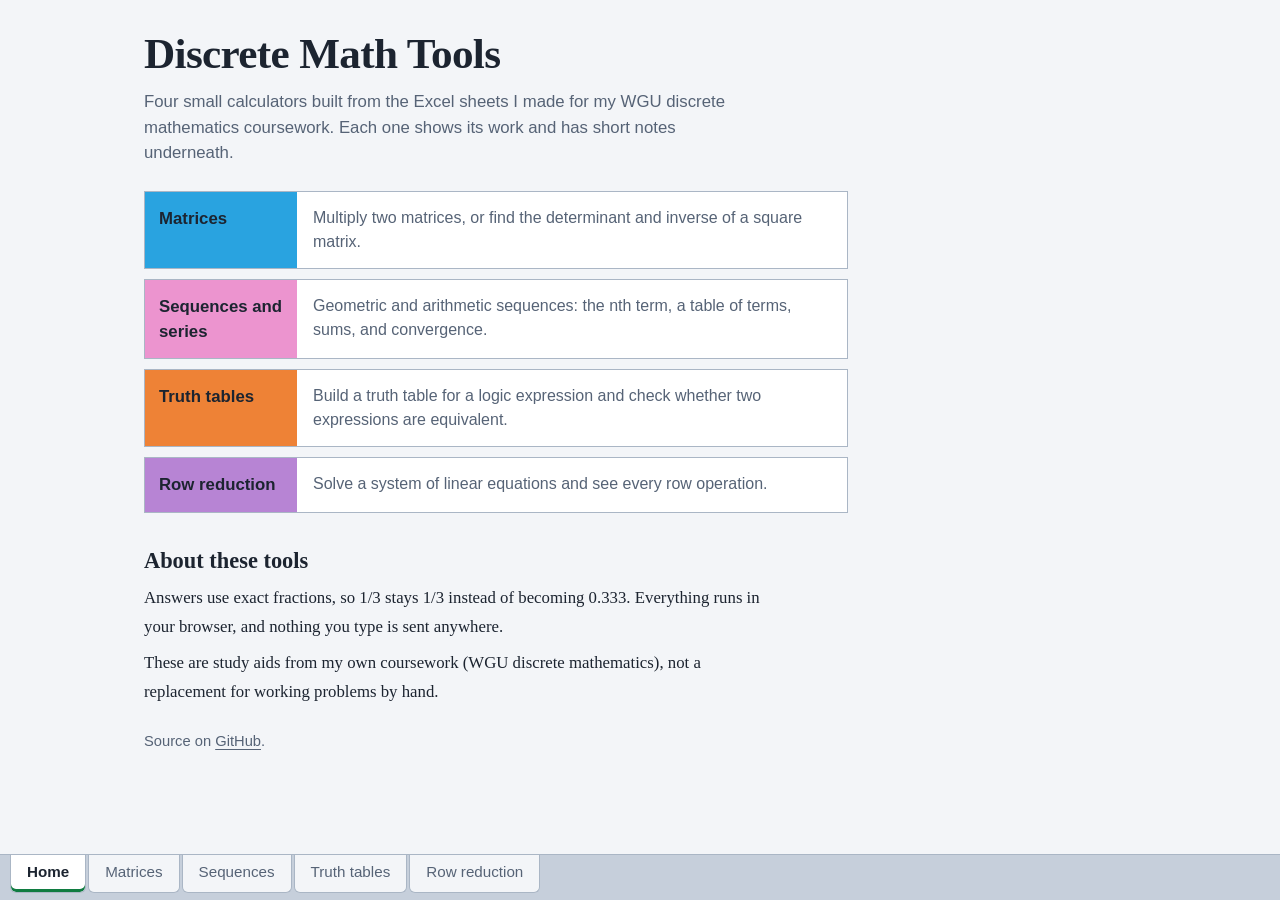
<file: index.html>
<!doctype html>
<html lang="en">
<head>
<meta charset="utf-8">
<meta name="viewport" content="width=device-width, initial-scale=1">
<title>Discrete Math Tools</title>
<meta name="description" content="Small calculators for matrices, sequences, truth tables, and row reduction, built from my WGU discrete mathematics notes.">
<link rel="stylesheet" href="assets/style.css">
</head>
<body style="--accent: var(--focus)">
<main>
  <h1>Discrete Math Tools</h1>
  <p class="lede">Four small calculators built from the Excel sheets I made for my WGU discrete mathematics coursework. Each one shows its work and has short notes underneath.</p>

  <ul class="tools">
    <li><a href="matrices.html" style="--head: var(--a-head)"><span class="name">Matrices</span><span class="what">Multiply two matrices, or find the determinant and inverse of a square matrix.</span></a></li>
    <li><a href="sequences.html" style="--head: var(--p-head)"><span class="name">Sequences and series</span><span class="what">Geometric and arithmetic sequences: the nth term, a table of terms, sums, and convergence.</span></a></li>
    <li><a href="truth-tables.html" style="--head: var(--o-head)"><span class="name">Truth tables</span><span class="what">Build a truth table for a logic expression and check whether two expressions are equivalent.</span></a></li>
    <li><a href="row-reduction.html" style="--head: var(--u-head)"><span class="name">Row reduction</span><span class="what">Solve a system of linear equations and see every row operation.</span></a></li>
  </ul>

  <h2>About these tools</h2>
  <div class="notes">
    <p>Answers use exact fractions, so 1/3 stays 1/3 instead of becoming 0.333. Everything runs in your browser, and nothing you type is sent anywhere.</p>
    <p>These are study aids from my own coursework (WGU discrete mathematics), not a replacement for working problems by hand.</p>
  </div>
</main>
<footer>Source on <a href="https://github.com/tweevilly/Discrete_Math_Tools">GitHub</a>.</footer>
<nav id="tabs"></nav>
<script src="assets/fraction.js"></script>
<script src="assets/ui.js"></script>
<script>DM.ui.tabs('home');</script>
</body>
</html>
</file>
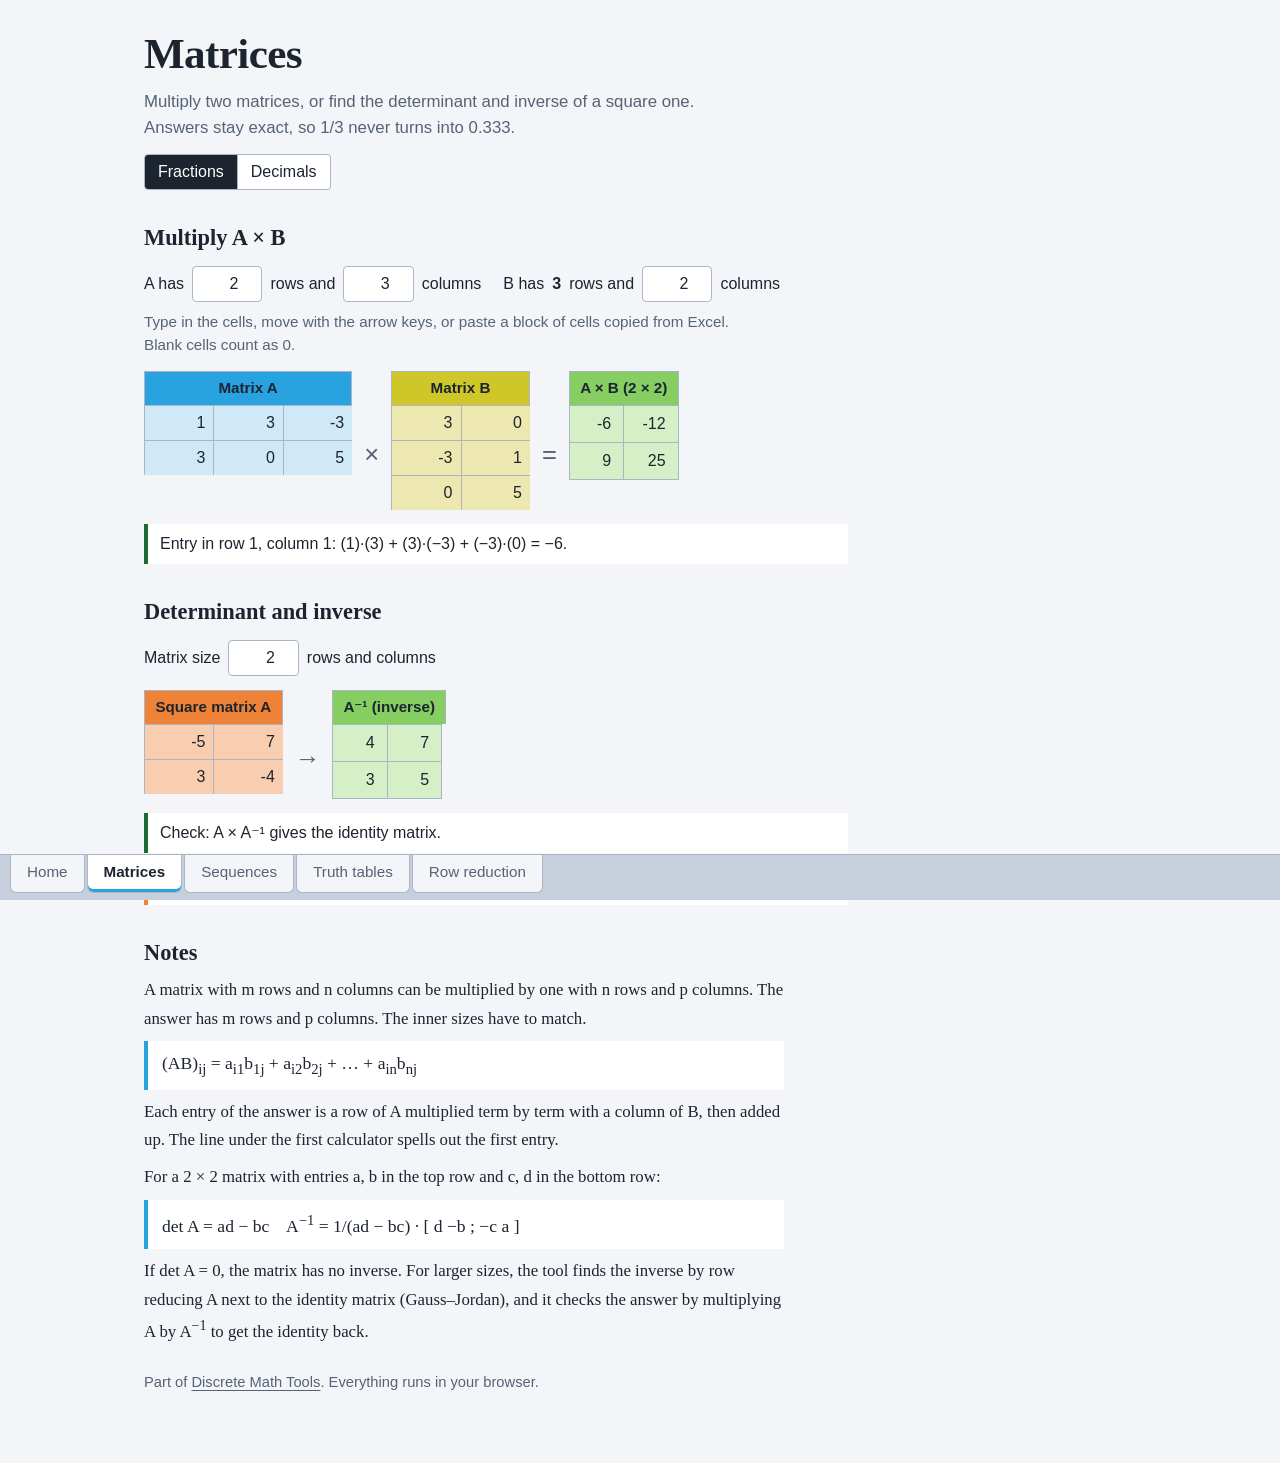
<file: matrices.html>
<!doctype html>
<html lang="en">
<head>
<meta charset="utf-8">
<meta name="viewport" content="width=device-width, initial-scale=1">
<title>Matrices - Discrete Math Tools</title>
<meta name="description" content="Multiply matrices and find the determinant and inverse of a square matrix, with exact fractions.">
<link rel="stylesheet" href="assets/style.css">
</head>
<body style="--accent: var(--a-head)">
<main>
  <h1>Matrices</h1>
  <p class="lede">Multiply two matrices, or find the determinant and inverse of a square one. Answers stay exact, so 1/3 never turns into 0.333.</p>

  <div class="controls">
    <span class="seg" role="radiogroup" aria-label="Number format">
      <label><input type="radio" name="mode" value="fraction" checked><span>Fractions</span></label>
      <label><input type="radio" name="mode" value="decimal"><span>Decimals</span></label>
    </span>
  </div>
  <noscript><p class="msg error">These calculators need JavaScript turned on.</p></noscript>

  <h2>Multiply A × B</h2>
  <div class="controls">
    <label>A has <input id="m" type="number" min="1" max="6" value="2" aria-label="Rows in A"> rows and <input id="n" type="number" min="1" max="6" value="3" aria-label="Columns in A"> columns</label>
    <label>B has <b id="bRows">3</b> rows and <input id="p" type="number" min="1" max="6" value="2" aria-label="Columns in B"> columns</label>
  </div>
  <p class="lede" style="font-size:0.95rem">Type in the cells, move with the arrow keys, or paste a block of cells copied from Excel. Blank cells count as 0.</p>
  <div class="row" id="mulRow"></div>
  <p id="mulMsg" class="msg" aria-live="polite"></p>

  <h2>Determinant and inverse</h2>
  <div class="controls">
    <label>Matrix size <input id="sq" type="number" min="1" max="6" value="2" aria-label="Size of the square matrix"> rows and columns</label>
  </div>
  <div class="row" id="invRow"></div>
  <p id="invMsg" class="msg" aria-live="polite"></p>
  <ul class="facts" id="invFacts" style="--head: var(--o-head)"></ul>

  <h2>Notes</h2>
  <div class="notes" style="--head: var(--a-head)">
    <p>A matrix with m rows and n columns can be multiplied by one with n rows and p columns. The answer has m rows and p columns. The inner sizes have to match.</p>
    <p class="formula">(AB)<sub>ij</sub> = a<sub>i1</sub>b<sub>1j</sub> + a<sub>i2</sub>b<sub>2j</sub> + … + a<sub>in</sub>b<sub>nj</sub></p>
    <p>Each entry of the answer is a row of A multiplied term by term with a column of B, then added up. The line under the first calculator spells out the first entry.</p>
    <p>For a 2 × 2 matrix with entries a, b in the top row and c, d in the bottom row:</p>
    <p class="formula">det A = ad − bc &nbsp;&nbsp; A<sup>−1</sup> = 1/(ad − bc) · [ d  −b ; −c  a ]</p>
    <p>If det A = 0, the matrix has no inverse. For larger sizes, the tool finds the inverse by row reducing A next to the identity matrix (Gauss–Jordan), and it checks the answer by multiplying A by A<sup>−1</sup> to get the identity back.</p>
  </div>
</main>
<footer>Part of <a href="index.html">Discrete Math Tools</a>. Everything runs in your browser.</footer>
<nav id="tabs"></nav>

<script src="assets/fraction.js"></script>
<script src="assets/matrices.js"></script>
<script src="assets/ui.js"></script>
<script>
(function () {
  'use strict';
  var F = DM.Fraction, ui = DM.ui, el = ui.el, MX = DM.matrix;
  ui.tabs('matrices');
  var mode = 'fraction';
  function $(id) { return document.getElementById(id); }
  function txt(x) { return DM.format(x, mode).replace('-', '−'); }

  // ---------- multiply ----------
  var aHost = el('div'), bHost = el('div');
  var A = ui.grid(aHost, { label: 'Matrix A', rows: 2, cols: 3, tone: 'a', maxRows: 6, maxCols: 6, values: [[1, 3, -3], [3, 0, 5]], onChange: multiply });
  var B = ui.grid(bHost, { label: 'Matrix B', rows: 3, cols: 2, tone: 'b', maxRows: 6, maxCols: 6, values: [[3, 0], [-3, 1], [0, 5]], onChange: multiply });
  var resHost = el('div');
  $('mulRow').append(ui.block('Matrix A', 'a', aHost), el('span', { class: 'op', text: '×' }), ui.block('Matrix B', 'b', bHost), el('span', { class: 'op', text: '=' }), resHost);

  function size(id, fallback) { return ui.num($(id), 1, 6, fallback); }
  function resize() {
    var m = size('m', 2), n = size('n', 3), p = size('p', 2);
    $('bRows').textContent = n;
    A.resize(m, n); B.resize(n, p); multiply();
  }
  ['m', 'n', 'p'].forEach(function (id) { $(id).addEventListener('input', resize); });

  function multiply() {
    var msg = $('mulMsg');
    resHost.innerHTML = '';
    try {
      var a = A.parse(), b = B.parse(), c = MX.multiply(a, b);
      resHost.appendChild(ui.block('A × B (' + c.length + ' × ' + c[0].length + ')', 'r', ui.matrixTable(c, { mode: mode, tone: 'r' })));
      var terms = a[0].map(function (x, k) { return '(' + x.toString().replace('-', '−') + ')·(' + b[k][0].toString().replace('-', '−') + ')'; });
      ui.message(msg, 'ok', 'Entry in row 1, column 1: ' + terms.join(' + ') + ' = ' + c[0][0].toString().replace('-', '−') + '.');
    } catch (e) { ui.message(msg, 'error', e.message); }
  }

  // ---------- determinant and inverse ----------
  var sHost = el('div');
  var S = ui.grid(sHost, { label: 'Square matrix', rows: 2, cols: 2, tone: 'o', maxRows: 6, maxCols: 6, values: [[-5, 7], [3, -4]], onChange: inverse });
  var invHost = el('div');
  $('invRow').append(ui.block('Square matrix A', 'o', sHost), el('span', { class: 'op', text: '→' }), invHost);

  $('sq').addEventListener('input', function () { var n = size('sq', 2); S.resize(n, n); inverse(); });

  function inverse() {
    var msg = $('invMsg'), facts = $('invFacts');
    invHost.innerHTML = ''; facts.innerHTML = '';
    try {
      var a = S.parse(), det = MX.determinant(a);
      facts.appendChild(el('li', {}, 'det A = ', el('b', { text: txt(det) })));
      var inv = MX.inverse(a);
      if (!inv) {
        ui.message(msg, '', 'det A = 0, so A has no inverse.');
        return;
      }
      invHost.appendChild(ui.block('A⁻¹ (inverse)', 'r', ui.matrixTable(inv, { mode: mode, tone: 'r' })));
      var ok = MX.equals(MX.multiply(a, inv), MX.identity(a.length));
      ui.message(msg, ok ? 'ok' : 'error', ok ? 'Check: A × A⁻¹ gives the identity matrix.' : 'Check failed: A × A⁻¹ is not the identity.');
    } catch (e) { ui.message(msg, 'error', e.message); }
  }

  Array.prototype.forEach.call(document.querySelectorAll('input[name="mode"]'), function (r) {
    r.addEventListener('change', function () { mode = r.value; multiply(); inverse(); });
  });
  multiply(); inverse();
})();
</script>
</body>
</html>
</file>
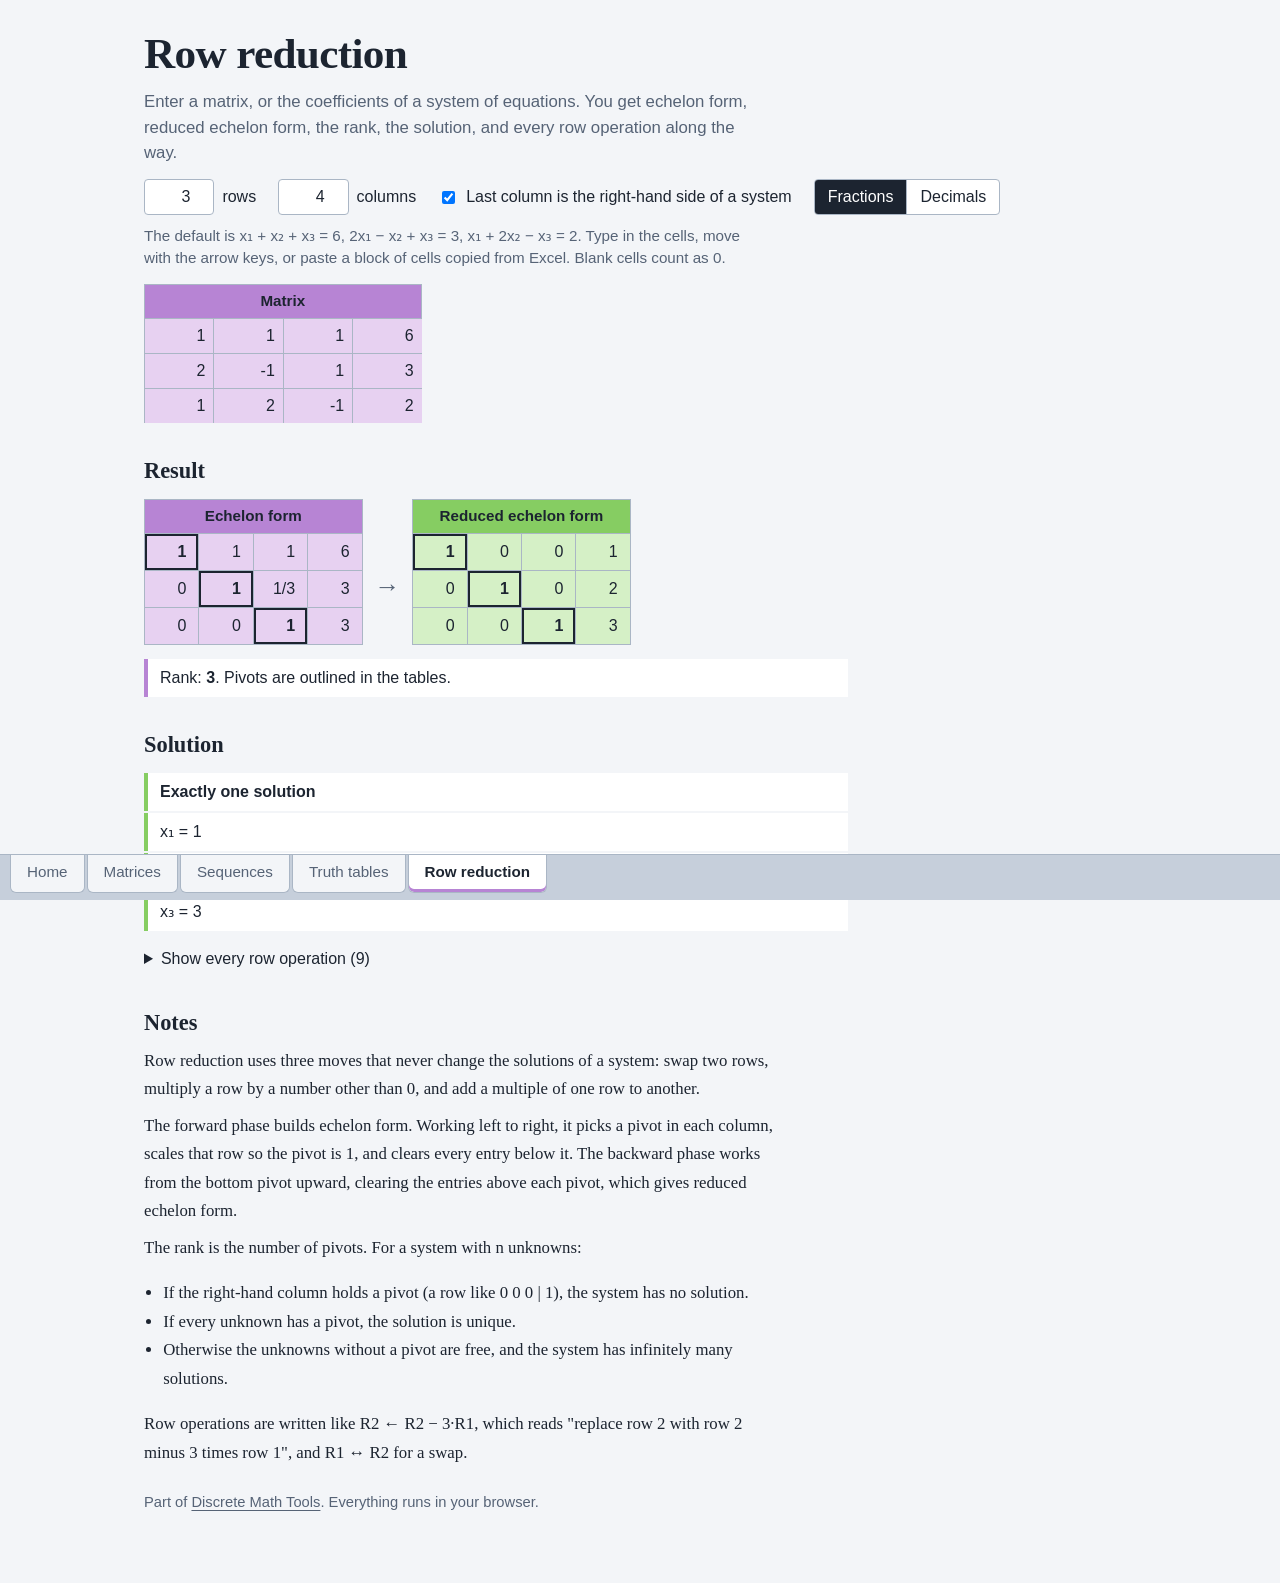
<file: row-reduction.html>
<!doctype html>
<html lang="en">
<head>
<meta charset="utf-8">
<meta name="viewport" content="width=device-width, initial-scale=1">
<title>Row reduction - Discrete Math Tools</title>
<meta name="description" content="Row reduce a matrix or solve a system of linear equations, with echelon form, reduced echelon form, and every row operation listed.">
<link rel="stylesheet" href="assets/style.css">
</head>
<body style="--accent: var(--u-head)">
<main>
  <h1>Row reduction</h1>
  <p class="lede">Enter a matrix, or the coefficients of a system of equations. You get echelon form, reduced echelon form, the rank, the solution, and every row operation along the way.</p>
  <noscript><p class="msg error">These calculators need JavaScript turned on.</p></noscript>

  <div class="controls">
    <label><input id="rows" type="number" min="1" max="6" value="3" aria-label="Number of rows"> rows</label>
    <label><input id="cols" type="number" min="1" max="7" value="4" aria-label="Number of columns"> columns</label>
    <label><input id="aug" type="checkbox" checked> Last column is the right-hand side of a system</label>
    <span class="seg" role="radiogroup" aria-label="Number format">
      <label><input type="radio" name="mode" value="fraction" checked><span>Fractions</span></label>
      <label><input type="radio" name="mode" value="decimal"><span>Decimals</span></label>
    </span>
  </div>
  <p class="lede" style="font-size:0.95rem">The default is x₁ + x₂ + x₃ = 6, 2x₁ − x₂ + x₃ = 3, x₁ + 2x₂ − x₃ = 2. Type in the cells, move with the arrow keys, or paste a block of cells copied from Excel. Blank cells count as 0.</p>

  <div class="row" id="inRow"></div>
  <p id="msg" class="msg" aria-live="polite"></p>

  <div id="results"></div>

  <h2>Notes</h2>
  <div class="notes" style="--head: var(--u-head)">
    <p>Row reduction uses three moves that never change the solutions of a system: swap two rows, multiply a row by a number other than 0, and add a multiple of one row to another.</p>
    <p>The forward phase builds echelon form. Working left to right, it picks a pivot in each column, scales that row so the pivot is 1, and clears every entry below it. The backward phase works from the bottom pivot upward, clearing the entries above each pivot, which gives reduced echelon form.</p>
    <p>The rank is the number of pivots. For a system with n unknowns:</p>
    <ul>
      <li>If the right-hand column holds a pivot (a row like 0 0 0 | 1), the system has no solution.</li>
      <li>If every unknown has a pivot, the solution is unique.</li>
      <li>Otherwise the unknowns without a pivot are free, and the system has infinitely many solutions.</li>
    </ul>
    <p>Row operations are written like R2 ← R2 − 3·R1, which reads "replace row 2 with row 2 minus 3 times row 1", and R1 ↔ R2 for a swap.</p>
  </div>
</main>
<footer>Part of <a href="index.html">Discrete Math Tools</a>. Everything runs in your browser.</footer>
<nav id="tabs"></nav>

<script src="assets/fraction.js"></script>
<script src="assets/rref.js"></script>
<script src="assets/ui.js"></script>
<script>
(function () {
  'use strict';
  var ui = DM.ui, el = ui.el;
  ui.tabs('rref');
  var mode = 'fraction';
  function $(id) { return document.getElementById(id); }

  var host = el('div');
  var G = ui.grid(host, {
    label: 'Matrix', rows: 3, cols: 4, tone: 'u', maxRows: 6, maxCols: 7,
    values: [[1, 1, 1, 6], [2, -1, 1, 3], [1, 2, -1, 2]], onChange: run
  });
  $('inRow').appendChild(ui.block('Matrix', 'u', host));

  function resize() {
    G.resize(ui.num($('rows'), 1, 6, 3), ui.num($('cols'), 1, 7, 4));
    run();
  }
  ['rows', 'cols'].forEach(function (id) { $(id).addEventListener('input', resize); });
  $('aug').addEventListener('change', run);
  Array.prototype.forEach.call(document.querySelectorAll('input[name="mode"]'), function (r) {
    r.addEventListener('change', function () { mode = r.value; run(); });
  });

  function pivotCells(pivots) { return pivots.map(function (p) { return [p[0], p[1]]; }); }

  function run() {
    var msg = $('msg'), out = $('results');
    out.innerHTML = '';
    try {
      var M = G.parse();
      var augmented = $('aug').checked;
      if (augmented && M[0].length < 2) throw new Error('A system needs at least 2 columns: the unknowns, then the right-hand side. Turn off the checkbox to reduce a plain matrix.');
      var r = DM.rref.reduce(M, augmented);
      ui.message(msg, '', '');

      var row = el('div', { class: 'row' });
      row.appendChild(ui.block('Echelon form', 'u', ui.matrixTable(r.echelon, { mode: mode, tone: 'u', highlight: pivotCells(r.pivots) })));
      row.appendChild(el('span', { class: 'op', text: '→' }));
      row.appendChild(ui.block('Reduced echelon form', 'r', ui.matrixTable(r.rref, { mode: mode, tone: 'r', highlight: pivotCells(r.pivots) })));
      out.appendChild(el('h2', { text: 'Result' }));
      out.appendChild(row);

      var facts = el('ul', { class: 'facts', style: '--head: var(--u-head)' });
      facts.appendChild(el('li', {}, 'Rank: ', el('b', { text: String(r.rank) }), '. Pivots are outlined in the tables.'));
      out.appendChild(facts);

      if (r.solution) {
        var label = { unique: 'Exactly one solution', none: 'No solution', infinite: 'Infinitely many solutions' }[r.solution.status];
        out.appendChild(el('h2', { text: 'Solution' }));
        var list = el('ul', { class: 'facts', style: '--head: var(--r-head)' });
        list.appendChild(el('li', {}, el('b', { text: label })));
        r.solution.lines.forEach(function (l) { list.appendChild(el('li', { text: l.replace(/-/g, '−') })); });
        out.appendChild(list);
      }

      var det = el('details');
      det.appendChild(el('summary', { text: 'Show every row operation (' + r.steps.length + ')' }));
      var ol = el('ol', { class: 'steps' });
      var phaseName = { forward: 'Forward', backward: 'Backward' };
      r.steps.forEach(function (s) {
        var li = el('li');
        li.appendChild(el('span', { class: 'desc', text: (phaseName[s.phase] ? phaseName[s.phase] + ': ' : '') + s.desc.replace(/-/g, '\u2212') }));
        li.appendChild(el('div', { class: 'scroll' }, ui.matrixTable(s.matrix, { mode: mode, tone: 'n' })));
        ol.appendChild(li);
      });
      det.appendChild(ol);
      out.appendChild(det);
    } catch (e) { ui.message(msg, 'error', e.message); }
  }
  run();
})();
</script>
</body>
</html>
</file>
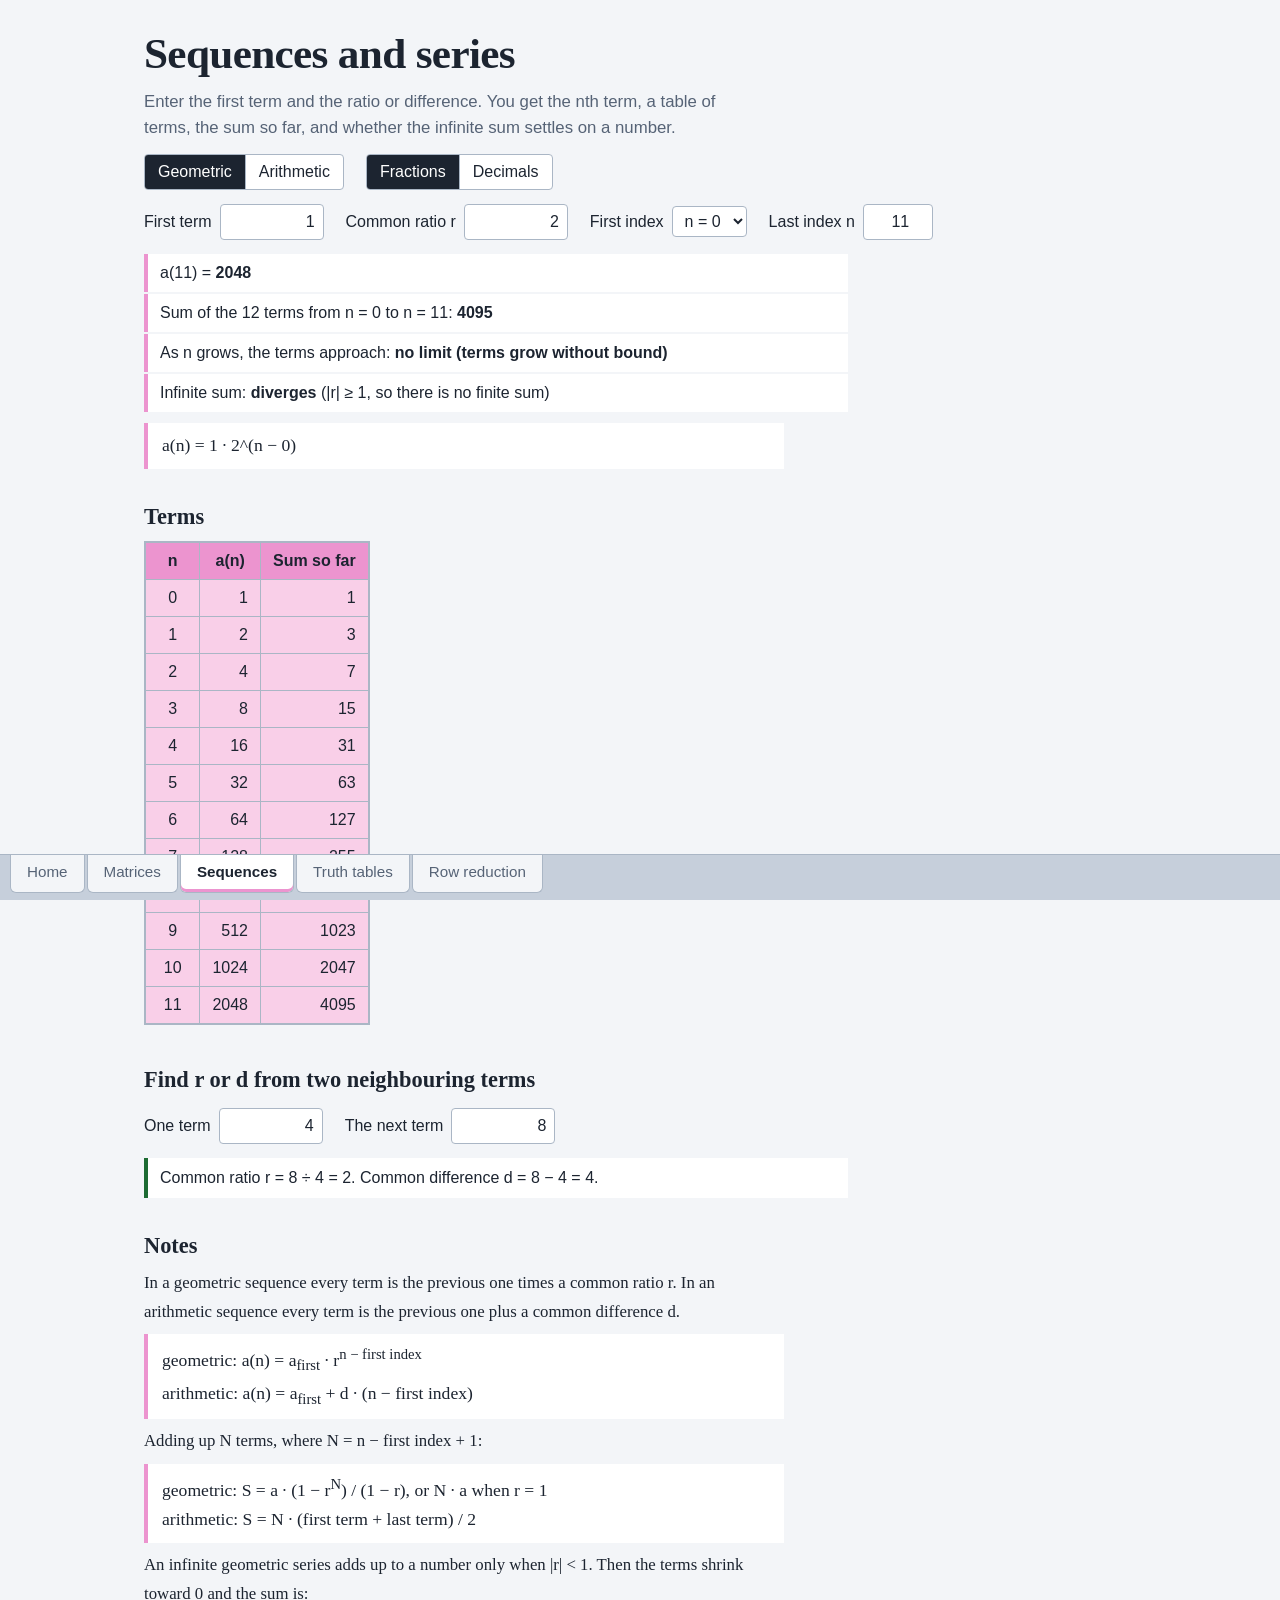
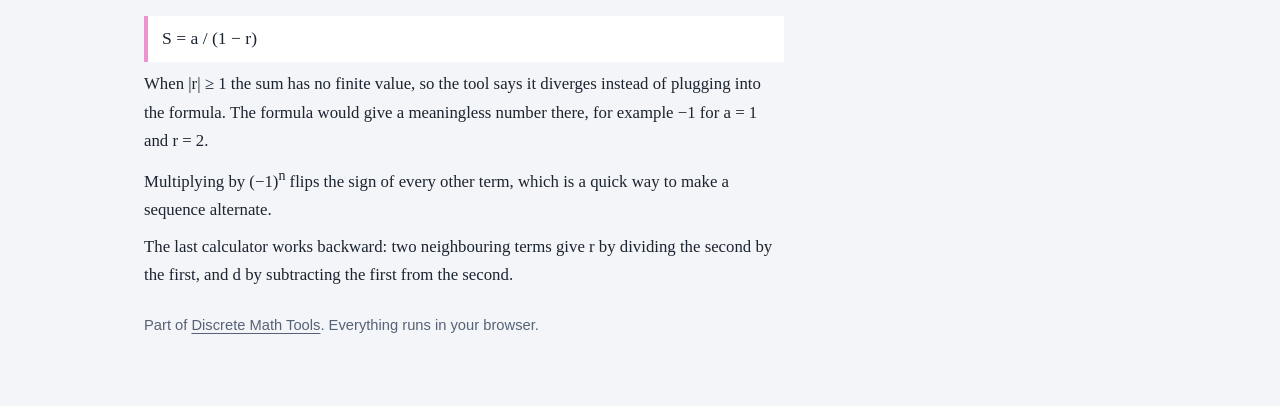
<file: sequences.html>
<!doctype html>
<html lang="en">
<head>
<meta charset="utf-8">
<meta name="viewport" content="width=device-width, initial-scale=1">
<title>Sequences and series - Discrete Math Tools</title>
<meta name="description" content="Geometric and arithmetic sequences: the nth term, a table of terms, finite sums, and whether the infinite sum converges.">
<link rel="stylesheet" href="assets/style.css">
</head>
<body style="--accent: var(--p-head)">
<main>
  <h1>Sequences and series</h1>
  <p class="lede">Enter the first term and the ratio or difference. You get the nth term, a table of terms, the sum so far, and whether the infinite sum settles on a number.</p>
  <noscript><p class="msg error">These calculators need JavaScript turned on.</p></noscript>

  <div class="controls">
    <span class="seg" role="radiogroup" aria-label="Kind of sequence">
      <label><input type="radio" name="kind" value="geometric" checked><span>Geometric</span></label>
      <label><input type="radio" name="kind" value="arithmetic"><span>Arithmetic</span></label>
    </span>
    <span class="seg" role="radiogroup" aria-label="Number format">
      <label><input type="radio" name="mode" value="fraction" checked><span>Fractions</span></label>
      <label><input type="radio" name="mode" value="decimal"><span>Decimals</span></label>
    </span>
  </div>
  <div class="controls">
    <label>First term <input id="a" class="num" type="text" inputmode="text" value="1" autocomplete="off"></label>
    <label><span id="stepLabel">Common ratio r</span> <input id="s" class="num" type="text" inputmode="text" value="2" autocomplete="off"></label>
    <label>First index
      <select id="start"><option value="0" selected>n = 0</option><option value="1">n = 1</option></select>
    </label>
    <label>Last index n <input id="last" type="number" min="0" max="200" value="11"></label>
  </div>
  <p id="msg" class="msg" aria-live="polite"></p>

  <ul class="facts" id="facts" style="--head: var(--p-head)"></ul>
  <p class="formula notes" id="formula" style="--head: var(--p-head)"></p>

  <h2>Terms</h2>
  <div id="tableHost"></div>

  <h2>Find r or d from two neighbouring terms</h2>
  <div class="controls">
    <label>One term <input id="t1" class="num" type="text" value="4" autocomplete="off"></label>
    <label>The next term <input id="t2" class="num" type="text" value="8" autocomplete="off"></label>
  </div>
  <p id="pairMsg" class="msg" aria-live="polite"></p>

  <h2>Notes</h2>
  <div class="notes" style="--head: var(--p-head)">
    <p>In a geometric sequence every term is the previous one times a common ratio r. In an arithmetic sequence every term is the previous one plus a common difference d.</p>
    <p class="formula">geometric: a(n) = a<sub>first</sub> · r<sup>n − first index</sup><br>arithmetic: a(n) = a<sub>first</sub> + d · (n − first index)</p>
    <p>Adding up N terms, where N = n − first index + 1:</p>
    <p class="formula">geometric: S = a · (1 − r<sup>N</sup>) / (1 − r), or N · a when r = 1<br>arithmetic: S = N · (first term + last term) / 2</p>
    <p>An infinite geometric series adds up to a number only when |r| &lt; 1. Then the terms shrink toward 0 and the sum is:</p>
    <p class="formula">S = a / (1 − r)</p>
    <p>When |r| ≥ 1 the sum has no finite value, so the tool says it diverges instead of plugging into the formula. The formula would give a meaningless number there, for example −1 for a = 1 and r = 2.</p>
    <p>Multiplying by (−1)<sup>n</sup> flips the sign of every other term, which is a quick way to make a sequence alternate.</p>
    <p>The last calculator works backward: two neighbouring terms give r by dividing the second by the first, and d by subtracting the first from the second.</p>
  </div>
</main>
<footer>Part of <a href="index.html">Discrete Math Tools</a>. Everything runs in your browser.</footer>
<nav id="tabs"></nav>

<script src="assets/fraction.js"></script>
<script src="assets/sequences.js"></script>
<script src="assets/ui.js"></script>
<script>
(function () {
  'use strict';
  var F = DM.Fraction, ui = DM.ui, el = ui.el, SQ = DM.sequences;
  ui.tabs('sequences');
  var mode = 'fraction';
  function $(id) { return document.getElementById(id); }
  function checked(name) { return document.querySelector('input[name="' + name + '"]:checked').value; }
  function t(x) { return DM.format(x, mode).replace('-', '−'); }
  function paren(x) { var s = t(x); return x.isNeg() || !x.isInt() ? '(' + s + ')' : s; }
  function field(id, label) {
    var raw = $(id).value;
    try { return F.parse(raw); }
    catch (e) { throw new Error(label + ': "' + raw.trim() + '" ' + e.message + '.'); }
  }

  function run() {
    var msg = $('msg'), facts = $('facts');
    facts.innerHTML = ''; $('tableHost').innerHTML = ''; $('formula').textContent = '';
    try {
      var kind = checked('kind'), geo = kind === 'geometric';
      var stepName = geo ? 'Common ratio r' : 'Common difference d';
      $('stepLabel').textContent = stepName;
      var start = parseInt($('start').value, 10);
      var last = ui.num($('last'), 0, 200, 11);
      var seq = { kind: kind, first: field('a', 'First term'), step: field('s', stepName), start: start };
      if (last < start) throw new Error('The last index n must be at least ' + start + '.');
      ui.message(msg, '', '');

      var count = last - start + 1;
      var value = SQ.term(seq, last), sum = SQ.partialSum(seq, last);
      facts.appendChild(el('li', {}, 'a(' + last + ') = ', el('b', { text: t(value) })));
      facts.appendChild(el('li', {}, 'Sum of the ' + count + ' term' + (count === 1 ? '' : 's') + ' from n = ' + start + ' to n = ' + last + ': ', el('b', { text: t(sum) })));
      var b = SQ.behavior(seq);
      facts.appendChild(el('li', {}, 'As n grows, the terms approach: ', el('b', { text: b.termsApproach.replace('-', '−') })));
      facts.appendChild(el('li', {}, 'Infinite sum: ', el('b', { text: b.sumConverges ? t(b.sum) : 'diverges' }), ' (' + b.why + ')'));

      $('formula').textContent = geo
        ? 'a(n) = ' + paren(seq.first) + ' · ' + paren(seq.step) + '^(n − ' + start + ')'
        : 'a(n) = ' + paren(seq.first) + ' + ' + paren(seq.step) + ' · (n − ' + start + ')';

      var thead = el('thead', {}, el('tr', {}, el('th', { text: 'n' }), el('th', { text: 'a(n)' }), el('th', { text: 'Sum so far' })));
      var tbody = el('tbody'), running = new F(0);
      SQ.terms(seq, last).forEach(function (row) {
        running = running.add(row.value);
        tbody.appendChild(el('tr', {},
          el('td', { class: 'center', text: String(row.n) }),
          el('td', { text: t(row.value), title: row.value.toString() }),
          el('td', { text: t(running), title: running.toString() })));
      });
      var table = el('table', { class: 'out tone-p' }, thead, tbody);
      $('tableHost').appendChild(el('div', { class: 'table-scroll' }, table));
    } catch (e) { ui.message(msg, 'error', e.message); }
  }

  function pair() {
    var msg = $('pairMsg');
    try {
      var a = field('t1', 'One term'), b = field('t2', 'The next term');
      var r = SQ.fromConsecutive(a, b);
      var d = 'Common difference d = ' + t(b).replace('-', '−') + ' − ' + paren(a) + ' = ' + t(r.difference) + '.';
      var q = r.ratio ? 'Common ratio r = ' + t(b) + ' ÷ ' + paren(a) + ' = ' + t(r.ratio) + '.  ' : 'Common ratio r is undefined because the first term is 0.  ';
      ui.message(msg, 'ok', q.replace('-', '−') + d);
    } catch (e) { ui.message(msg, 'error', e.message); }
  }

  ['a', 's', 'last'].forEach(function (id) { $(id).addEventListener('input', run); });
  $('start').addEventListener('change', run);
  Array.prototype.forEach.call(document.querySelectorAll('input[name="kind"]'), function (r) {
    r.addEventListener('change', function () {
      // swap to a sensible default step when the kind changes and the field still holds the other default
      if (r.value === 'arithmetic' && $('s').value === '2') $('s').value = '3';
      if (r.value === 'geometric' && $('s').value === '3') $('s').value = '2';
      run();
    });
  });
  Array.prototype.forEach.call(document.querySelectorAll('input[name="mode"]'), function (r) {
    r.addEventListener('change', function () { mode = r.value; run(); pair(); });
  });
  ['t1', 't2'].forEach(function (id) { $(id).addEventListener('input', pair); });
  run(); pair();
})();
</script>
</body>
</html>
</file>
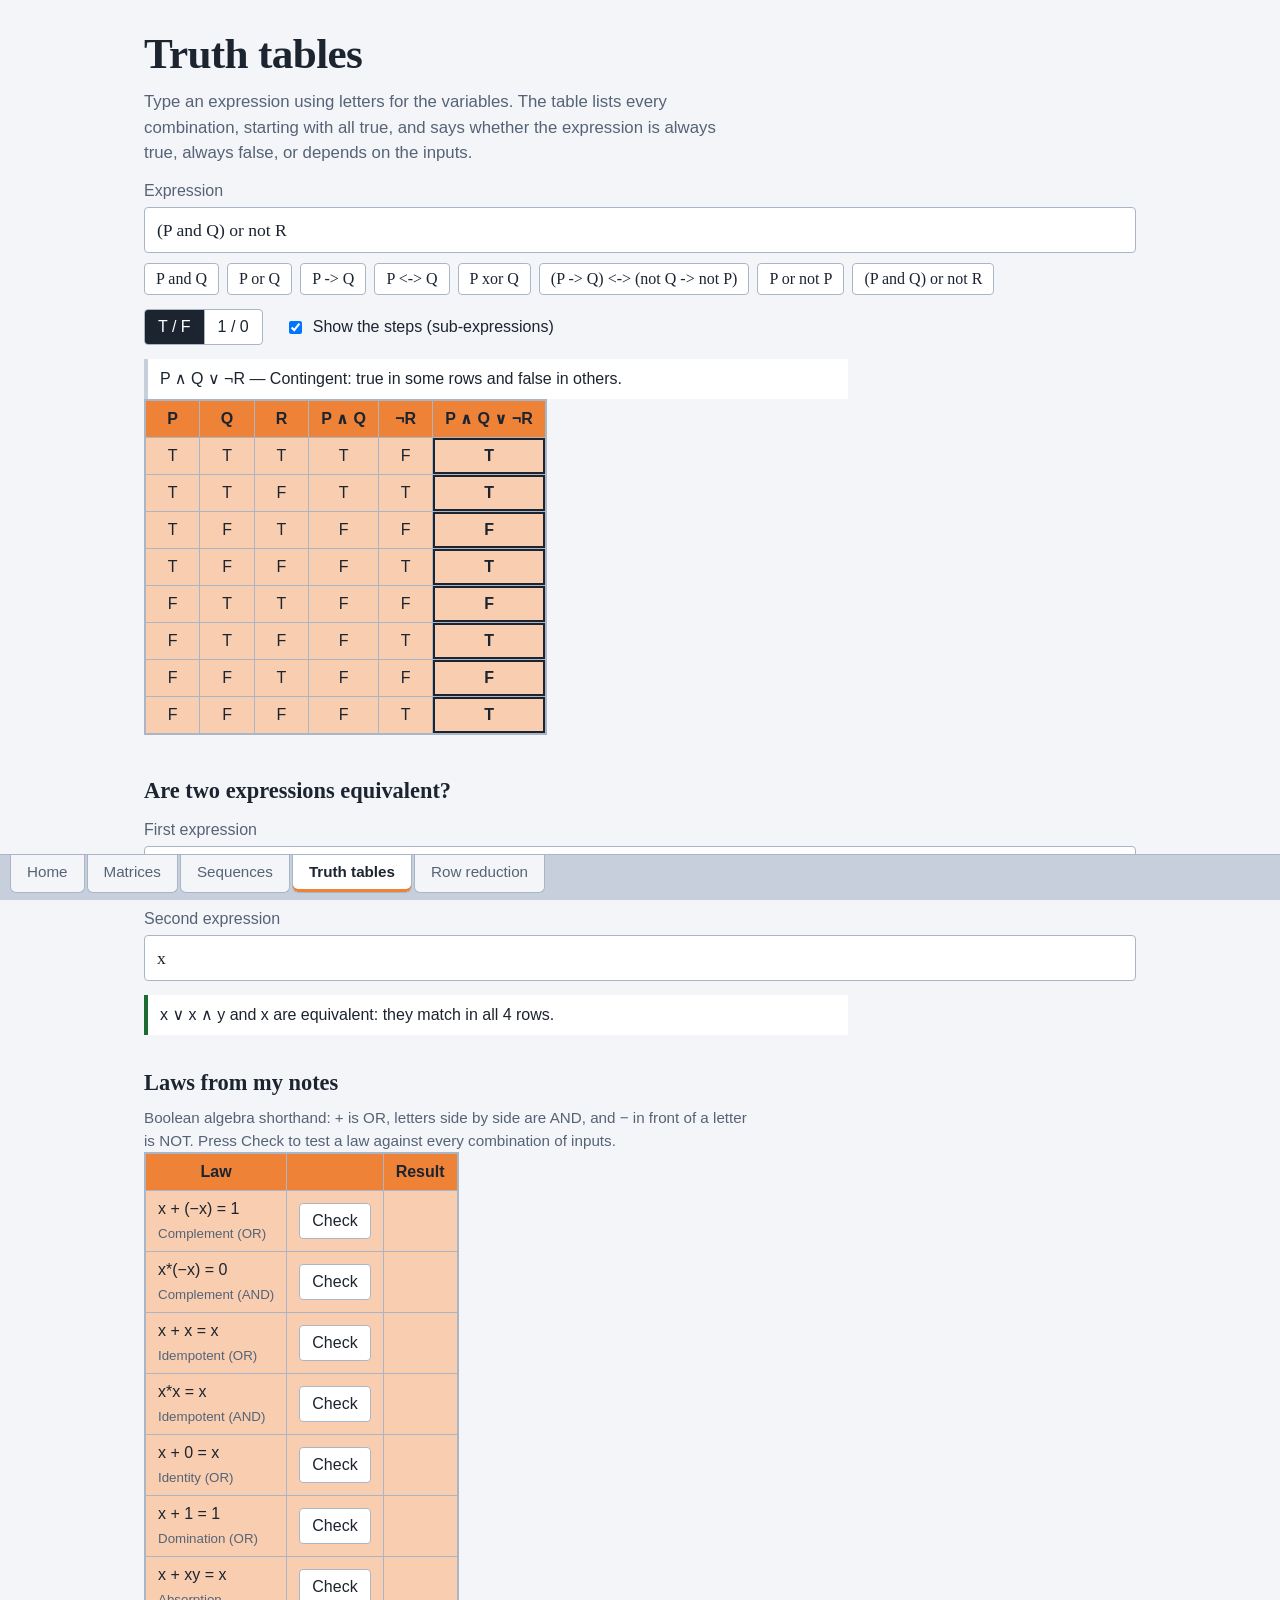
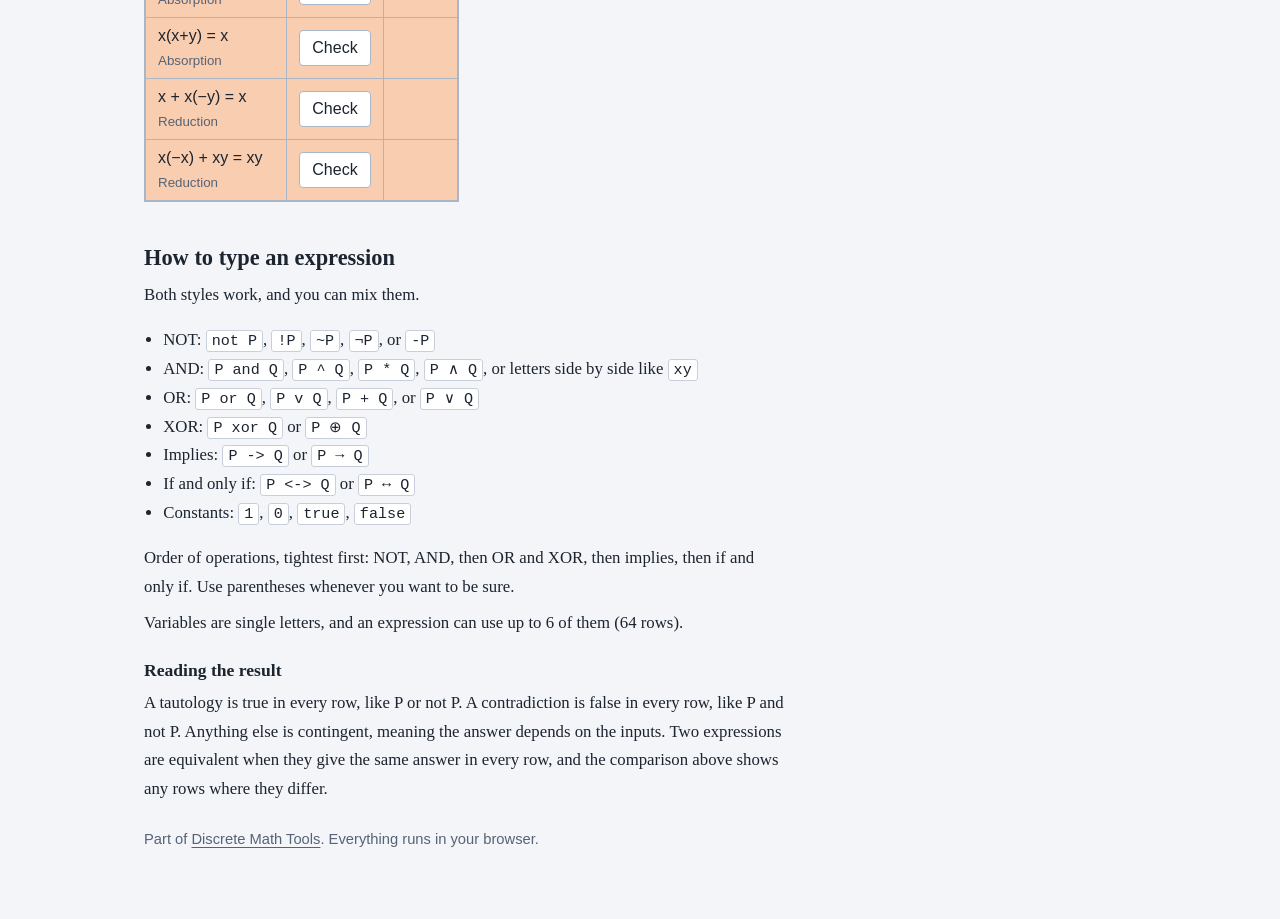
<file: truth-tables.html>
<!doctype html>
<html lang="en">
<head>
<meta charset="utf-8">
<meta name="viewport" content="width=device-width, initial-scale=1">
<title>Truth tables - Discrete Math Tools</title>
<meta name="description" content="Type a logic or Boolean expression and get its truth table, whether it is a tautology, and whether two expressions are equivalent.">
<link rel="stylesheet" href="assets/style.css">
</head>
<body style="--accent: var(--o-head)">
<main>
  <h1>Truth tables</h1>
  <p class="lede">Type an expression using letters for the variables. The table lists every combination, starting with all true, and says whether the expression is always true, always false, or depends on the inputs.</p>
  <noscript><p class="msg error">These calculators need JavaScript turned on.</p></noscript>

  <label class="field">
    <span>Expression</span>
    <input id="expr" class="text" type="text" value="(P and Q) or not R" autocomplete="off" spellcheck="false">
  </label>
  <div class="chips" id="examples" aria-label="Examples"></div>

  <div class="controls">
    <span class="seg" role="radiogroup" aria-label="Value format">
      <label><input type="radio" name="fmt" value="TF" checked><span>T / F</span></label>
      <label><input type="radio" name="fmt" value="10"><span>1 / 0</span></label>
    </span>
    <label><input id="subs" type="checkbox" checked> Show the steps (sub-expressions)</label>
  </div>
  <p id="msg" class="msg" aria-live="polite"></p>
  <div id="tableHost"></div>

  <h2>Are two expressions equivalent?</h2>
  <label class="field">
    <span>First expression</span>
    <input id="cmpA" class="text" type="text" value="x + xy" autocomplete="off" spellcheck="false">
  </label>
  <label class="field">
    <span>Second expression</span>
    <input id="cmpB" class="text" type="text" value="x" autocomplete="off" spellcheck="false">
  </label>
  <p id="cmpMsg" class="msg" aria-live="polite"></p>
  <div id="cmpHost"></div>

  <h2>Laws from my notes</h2>
  <p class="lede" style="font-size:0.95rem">Boolean algebra shorthand: + is OR, letters side by side are AND, and − in front of a letter is NOT. Press Check to test a law against every combination of inputs.</p>
  <div class="table-scroll" style="max-height:none">
    <table class="out tone-o" id="laws">
      <thead><tr><th>Law</th><th></th><th>Result</th></tr></thead>
      <tbody></tbody>
    </table>
  </div>

  <h2>How to type an expression</h2>
  <div class="notes" style="--head: var(--o-head)">
    <p>Both styles work, and you can mix them.</p>
    <ul>
      <li>NOT: <code>not P</code>, <code>!P</code>, <code>~P</code>, <code>¬P</code>, or <code>-P</code></li>
      <li>AND: <code>P and Q</code>, <code>P ^ Q</code>, <code>P * Q</code>, <code>P ∧ Q</code>, or letters side by side like <code>xy</code></li>
      <li>OR: <code>P or Q</code>, <code>P v Q</code>, <code>P + Q</code>, or <code>P ∨ Q</code></li>
      <li>XOR: <code>P xor Q</code> or <code>P ⊕ Q</code></li>
      <li>Implies: <code>P -&gt; Q</code> or <code>P → Q</code></li>
      <li>If and only if: <code>P &lt;-&gt; Q</code> or <code>P ↔ Q</code></li>
      <li>Constants: <code>1</code>, <code>0</code>, <code>true</code>, <code>false</code></li>
    </ul>
    <p>Order of operations, tightest first: NOT, AND, then OR and XOR, then implies, then if and only if. Use parentheses whenever you want to be sure.</p>
    <p>Variables are single letters, and an expression can use up to 6 of them (64 rows).</p>
    <h3>Reading the result</h3>
    <p>A tautology is true in every row, like P or not P. A contradiction is false in every row, like P and not P. Anything else is contingent, meaning the answer depends on the inputs. Two expressions are equivalent when they give the same answer in every row, and the comparison above shows any rows where they differ.</p>
  </div>
</main>
<footer>Part of <a href="index.html">Discrete Math Tools</a>. Everything runs in your browser.</footer>
<nav id="tabs"></nav>

<script src="assets/fraction.js"></script>
<script src="assets/logic.js"></script>
<script src="assets/ui.js"></script>
<script>
(function () {
  'use strict';
  var ui = DM.ui, el = ui.el, L = DM.logic;
  ui.tabs('truth');
  function $(id) { return document.getElementById(id); }
  function fmt() { return document.querySelector('input[name="fmt"]:checked').value; }
  function v(b) { return fmt() === 'TF' ? (b ? 'T' : 'F') : (b ? '1' : '0'); }

  var EXAMPLES = ['P and Q', 'P or Q', 'P -> Q', 'P <-> Q', 'P xor Q', '(P -> Q) <-> (not Q -> not P)', 'P or not P', '(P and Q) or not R'];
  EXAMPLES.forEach(function (s) {
    var b = el('button', { type: 'button', class: 'chip', text: s });
    b.addEventListener('click', function () { $('expr').value = s; run(); });
    $('examples').appendChild(b);
  });

  function cell(tag, text, cls) {
    var c = el(tag, { text: text });
    if (cls) c.className = cls;
    return c;
  }

  function run() {
    var msg = $('msg'), host = $('tableHost');
    host.innerHTML = '';
    try {
      var t = L.truthTable($('expr').value);
      var showSteps = $('subs').checked;
      var cols = t.columns.map(function (c, i) { return { c: c, i: i }; });
      if (!showSteps) cols = [cols[cols.length - 1]];

      var summary = {
        tautology: 'A tautology: true in every row.',
        contradiction: 'A contradiction: false in every row.',
        contingent: 'Contingent: true in some rows and false in others.'
      }[t.kind];
      ui.message(msg, t.kind === 'contingent' ? '' : 'ok', t.text + '  —  ' + summary);

      var head = el('tr');
      t.vars.forEach(function (name) { head.appendChild(cell('th', name)); });
      cols.forEach(function (x) { head.appendChild(cell('th', x.c.label)); });
      var body = el('tbody');
      t.rows.forEach(function (r) {
        var tr = el('tr');
        r.values.forEach(function (b) { tr.appendChild(cell('td', v(b), 'center')); });
        cols.forEach(function (x, k) {
          var last = x.i === t.columns.length - 1;
          var td = cell('td', v(r.cells[x.i]), 'center' + (last ? ' pivot' : ''));
          tr.appendChild(td);
        });
        body.appendChild(tr);
      });
      var table = el('table', { class: 'out tone-o' }, el('thead', {}, head), body);
      host.appendChild(el('div', { class: 'table-scroll' }, table));
    } catch (e) { ui.message(msg, 'error', e.message); }
  }

  function compare() {
    var msg = $('cmpMsg'), host = $('cmpHost');
    host.innerHTML = '';
    try {
      var c = L.compare($('cmpA').value, $('cmpB').value);
      if (c.equivalent) {
        ui.message(msg, 'ok', c.textA + ' and ' + c.textB + ' are equivalent: they match in all ' + c.rows.length + ' rows.');
        return;
      }
      ui.message(msg, 'error', c.textA + ' and ' + c.textB + ' are not equivalent. They differ in ' + c.differences.length + ' of ' + c.rows.length + ' rows (shown below).');
      var head = el('tr');
      c.vars.forEach(function (name) { head.appendChild(cell('th', name)); });
      head.appendChild(cell('th', c.textA));
      head.appendChild(cell('th', c.textB));
      var body = el('tbody');
      c.differences.forEach(function (r) {
        var tr = el('tr');
        r.values.forEach(function (b) { tr.appendChild(cell('td', v(b), 'center')); });
        tr.appendChild(cell('td', v(r.a), 'center'));
        tr.appendChild(cell('td', v(r.b), 'center'));
        body.appendChild(tr);
      });
      host.appendChild(el('div', { class: 'table-scroll' }, el('table', { class: 'out tone-o' }, el('thead', {}, head), body)));
    } catch (e) { ui.message(msg, 'error', e.message); }
  }

  // ---------- laws from the notes ----------
  var LAWS = [
    ['Complement (OR)', 'x + (-x)', '1'],
    ['Complement (AND)', 'x*(-x)', '0'],
    ['Idempotent (OR)', 'x + x', 'x'],
    ['Idempotent (AND)', 'x*x', 'x'],
    ['Identity (OR)', 'x + 0', 'x'],
    ['Domination (OR)', 'x + 1', '1'],
    ['Absorption', 'x + xy', 'x'],
    ['Absorption', 'x(x+y)', 'x'],
    ['Reduction', 'x + x(-y)', 'x'],
    ['Reduction', 'x(-x) + xy', 'xy']
  ];
  var lawBody = document.querySelector('#laws tbody');
  LAWS.forEach(function (law) {
    var out = el('td', { class: 'text', text: '' });
    var btn = el('button', { type: 'button', text: 'Check' });
    btn.setAttribute('aria-label', 'Check ' + law[1] + ' = ' + law[2]);
    btn.addEventListener('click', function () {
      try {
        var c = L.compare(law[1], law[2]);
        out.textContent = c.equivalent ? 'True in all ' + c.rows.length + ' cases' : 'Not always true';
        out.style.color = c.equivalent ? 'var(--ok)' : 'var(--err)';
      } catch (e) { out.textContent = e.message; out.style.color = 'var(--err)'; }
    });
    var law1 = el('td', { class: 'text' }, el('span', { text: law[1].replace(/-/g, '−') + '  =  ' + law[2] }), el('br'), el('small', { text: law[0], style: 'color:var(--muted)' }));
    lawBody.appendChild(el('tr', {}, law1, el('td', { class: 'center' }, btn), out));
  });

  ['expr', 'subs'].forEach(function (id) { $(id).addEventListener('input', run); });
  ['cmpA', 'cmpB'].forEach(function (id) { $(id).addEventListener('input', compare); });
  Array.prototype.forEach.call(document.querySelectorAll('input[name="fmt"]'), function (r) {
    r.addEventListener('change', function () { run(); compare(); });
  });
  run(); compare();
})();
</script>
</body>
</html>
</file>
<file: assets/style.css>
/* Discrete Math Tools
   Colors come from the spreadsheets these tools replace: blue for A, khaki for B, green for results,
   orange for banners, pink for sequences, purple for row reduction. */

:root {
  --page: #f3f5f8;
  --paper: #ffffff;
  --ink: #1c2430;
  --muted: #566376;
  --line: #c6cfdb;
  --cell-line: #aab6c5;
  --focus: #107c41;
  --err: #a8201a;
  --ok: #1d6b33;

  --a-head: #29a3e0;  --a-cell: #cfe9f7;
  --b-head: #cfc72a;  --b-cell: #ece8b0;
  --r-head: #86cd62;  --r-cell: #d5f0c6;
  --o-head: #ee8236;  --o-cell: #f9ceb0;
  --p-head: #ec94cf;  --p-cell: #f9cfe8;
  --u-head: #b784d4;  --u-cell: #e7d1f1;
  --neutral-cell: #eef1f5;

  --sans: "Aptos", "Segoe UI", "Helvetica Neue", Arial, system-ui, sans-serif;
  --serif: "Iowan Old Style", "Palatino Linotype", Palatino, "Book Antiqua", Georgia, serif;
  --tabs-h: 46px;
}

@media (prefers-color-scheme: dark) {
  :root {
    --page: #12161c;
    --paper: #1a2029;
    --ink: #e6ebf2;
    --muted: #9aa7b8;
    --line: #333d4b;
    --cell-line: #46536a;
    --focus: #5fd08a;
    --err: #ff9b93;
    --ok: #8fdc9f;

    --a-head: #1f6f9b;  --a-cell: #17303f;
    --b-head: #7d7810;  --b-cell: #3a3912;
    --r-head: #3f7f26;  --r-cell: #1f3a14;
    --o-head: #b4531a;  --o-cell: #47260f;
    --p-head: #a94c8a;  --p-cell: #45203a;
    --u-head: #7d4aa0;  --u-cell: #34204a;
    --neutral-cell: #232b36;
  }
}

* { box-sizing: border-box; }
html { -webkit-text-size-adjust: 100%; }
body {
  margin: 0;
  padding-bottom: calc(var(--tabs-h) + 24px);
  background: var(--page);
  color: var(--ink);
  font: 16px/1.5 var(--sans);
}
main { max-width: 64rem; margin: 0 auto; padding: 28px 16px 8px; }

h1, h2, h3 { font-family: var(--serif); font-weight: 600; line-height: 1.2; margin: 0; }
h1 { font-size: clamp(1.9rem, 4.4vw, 2.7rem); letter-spacing: -0.015em; }
h2 { font-size: 1.4rem; margin: 2.2rem 0 0.6rem; }
h3 { font-size: 1.1rem; margin: 1.4rem 0 0.4rem; }
.lede { max-width: 38rem; margin: 0.6rem 0 0; color: var(--muted); font-size: 1.05rem; }

a { color: inherit; text-underline-offset: 3px; }
a:hover { text-decoration-thickness: 2px; }
:focus-visible { outline: 3px solid var(--focus); outline-offset: 2px; }

/* ---------- sheet tabs (navigation) ---------- */
#tabs {
  position: fixed; left: 0; right: 0; bottom: 0; z-index: 10;
  height: var(--tabs-h);
  display: flex; align-items: flex-start; gap: 2px;
  padding: 0 10px; overflow-x: auto;
  background: var(--line);
  border-top: 1px solid var(--cell-line);
}
#tabs a {
  flex: 0 0 auto;
  padding: 7px 16px 8px;
  margin-top: -1px;
  background: var(--page);
  color: var(--muted);
  text-decoration: none;
  white-space: nowrap;
  font-size: 0.95rem;
  border: 1px solid var(--cell-line);
  border-top: 0;
  border-radius: 0 0 6px 6px;
}
#tabs a:hover { color: var(--ink); background: var(--paper); }
#tabs a[aria-current="page"] {
  background: var(--paper); color: var(--ink); font-weight: 600;
  box-shadow: inset 0 -3px 0 var(--accent, var(--focus));
}

/* ---------- worksheet blocks ---------- */
.row { display: flex; flex-wrap: wrap; align-items: flex-start; gap: 14px 12px; margin-top: 14px; }
.op { align-self: center; font-size: 1.6rem; color: var(--muted); padding-top: 28px; }
.block { display: inline-flex; flex-direction: column; max-width: 100%; }
.banner {
  padding: 5px 10px; text-align: center; font-weight: 600; font-size: 0.95rem;
  border: 1px solid var(--cell-line); border-bottom: 0;
  background: var(--head); color: var(--ink);
}
@media (prefers-color-scheme: dark) { .banner { color: #fff; } }
.scroll { overflow-x: auto; max-width: 100%; }

.sheet { display: grid; width: max-content; }
.sheet input {
  width: 4.4rem; height: 2.25rem; margin: 0; padding: 0 8px;
  border: 1px solid var(--cell-line); border-radius: 0;
  background: var(--cell); color: var(--ink);
  font: inherit; font-variant-numeric: tabular-nums; text-align: right;
  margin: 0 -1px -1px 0;
}
.sheet input::placeholder { color: var(--muted); opacity: 0.55; }
.sheet input:focus { outline: 3px solid var(--focus); outline-offset: -2px; position: relative; z-index: 1; }

table.out { border-collapse: collapse; font-variant-numeric: tabular-nums; }
table.out td, table.out th {
  border: 1px solid var(--cell-line); padding: 6px 12px; min-width: 3.4rem;
  text-align: right; background: var(--cell); color: var(--ink); font-weight: 400;
}
table.out th { background: var(--head); font-weight: 600; text-align: center; }
@media (prefers-color-scheme: dark) { table.out th { color: #fff; } }
table.out td.pivot { font-weight: 700; box-shadow: inset 0 0 0 2px var(--ink); }
table.out td.text { text-align: left; }
table.out td.center { text-align: center; }

.tone-a { --head: var(--a-head); --cell: var(--a-cell); }
.tone-b { --head: var(--b-head); --cell: var(--b-cell); }
.tone-r { --head: var(--r-head); --cell: var(--r-cell); }
.tone-o { --head: var(--o-head); --cell: var(--o-cell); }
.tone-p { --head: var(--p-head); --cell: var(--p-cell); }
.tone-u { --head: var(--u-head); --cell: var(--u-cell); }
.tone-n { --head: var(--line);   --cell: var(--neutral-cell); }

/* ---------- controls ---------- */
.controls { display: flex; flex-wrap: wrap; align-items: center; gap: 10px 22px; margin-top: 14px; }
.controls label { display: inline-flex; align-items: center; gap: 8px; }
input[type="number"], input.num, select, input.text {
  font: inherit; color: var(--ink); background: var(--paper);
  border: 1px solid var(--cell-line); border-radius: 4px; padding: 5px 8px;
}
input[type="number"] { width: 4.4rem; text-align: right; }
input.num { width: 6.5rem; text-align: right; font-variant-numeric: tabular-nums; }
input.text { width: 100%; padding: 9px 12px; font-size: 1.1rem; font-family: var(--serif); }
.seg { display: inline-flex; border: 1px solid var(--cell-line); border-radius: 4px; overflow: hidden; background: var(--paper); }
.seg label { gap: 0; }
.seg input { position: absolute; opacity: 0; pointer-events: none; }
.seg span { padding: 5px 13px; cursor: pointer; border-right: 1px solid var(--cell-line); }
.seg label:last-child span { border-right: 0; }
.seg input:checked + span { background: var(--ink); color: var(--paper); }
.seg input:focus-visible + span { outline: 3px solid var(--focus); outline-offset: -3px; }
button, .chip {
  font: inherit; color: var(--ink); background: var(--paper); cursor: pointer;
  border: 1px solid var(--cell-line); border-radius: 4px; padding: 5px 12px;
}
button:hover, .chip:hover { background: var(--neutral-cell); }
.chips { display: flex; flex-wrap: wrap; gap: 8px; margin-top: 10px; }
.chip { font-family: var(--serif); padding: 3px 11px; }
.field { display: block; margin-top: 14px; }
.field > span { display: block; margin-bottom: 4px; color: var(--muted); }

/* ---------- messages ---------- */
.msg { margin: 14px 0 0; padding: 8px 12px; border-left: 4px solid var(--line); background: var(--paper); max-width: 44rem; }
.msg:empty { display: none; }
.msg.error { border-left-color: var(--err); color: var(--err); }
.msg.ok { border-left-color: var(--ok); }
.msg strong { font-weight: 700; }
.facts { margin: 14px 0 0; padding: 0; list-style: none; max-width: 44rem; }
.facts li { padding: 7px 12px; background: var(--paper); border-left: 4px solid var(--head, var(--line)); margin-bottom: 2px; }
.facts b { font-variant-numeric: tabular-nums; overflow-wrap: anywhere; }

/* ---------- notes ---------- */
.notes { max-width: 40rem; font-family: var(--serif); font-size: 1.05rem; line-height: 1.7; }
.notes p { margin: 0.5rem 0; }
.formula {
  margin: 0.7rem 0; padding: 8px 14px; background: var(--paper);
  border-left: 4px solid var(--head, var(--line)); font-size: 1.1rem; overflow-x: auto;
}
.notes ul { padding-left: 1.2rem; }
code { font-family: ui-monospace, "Cascadia Mono", Consolas, monospace; font-size: 0.9em; background: var(--paper); padding: 1px 5px; border: 1px solid var(--line); border-radius: 3px; white-space: nowrap; }
details { margin-top: 12px; }
summary { cursor: pointer; padding: 4px 0; }
.steps { padding-left: 1.3rem; }
.steps li { margin: 0 0 14px; }
.steps .desc { font-weight: 600; margin-bottom: 4px; display: block; }
.table-scroll { max-height: 70vh; overflow: auto; display: inline-block; max-width: 100%; border: 1px solid var(--cell-line); }
.table-scroll table.out td, .table-scroll table.out th { position: static; }
.table-scroll thead th { position: sticky; top: 0; z-index: 1; }

/* ---------- home ---------- */
.tools { list-style: none; margin: 26px 0 0; padding: 0; max-width: 44rem; }
.tools li { margin-bottom: 10px; }
.tools a {
  display: grid; grid-template-columns: 9.5rem 1fr; text-decoration: none;
  border: 1px solid var(--cell-line); background: var(--paper);
}
.tools .name { background: var(--head); padding: 14px 14px; font-weight: 600; font-size: 1.05rem; color: var(--ink); }
.tools .what { padding: 14px 16px; color: var(--muted); }
.tools a:hover .name { text-decoration: underline; text-decoration-thickness: 2px; text-underline-offset: 4px; }
@media (prefers-color-scheme: dark) { .tools .name { color: #fff; } }
@media (max-width: 520px) { .tools a { grid-template-columns: 1fr; } }

.sr { position: absolute; width: 1px; height: 1px; overflow: hidden; clip: rect(0 0 0 0); white-space: nowrap; }
footer { max-width: 64rem; margin: 0 auto; padding: 8px 16px 0; color: var(--muted); font-size: 0.92rem; }

@media (max-width: 520px) {
  .sheet input { width: 3.6rem; padding: 0 5px; }
  table.out td, table.out th { padding: 6px 8px; min-width: 2.6rem; }
  .op { padding-top: 0; }
}
</file>
